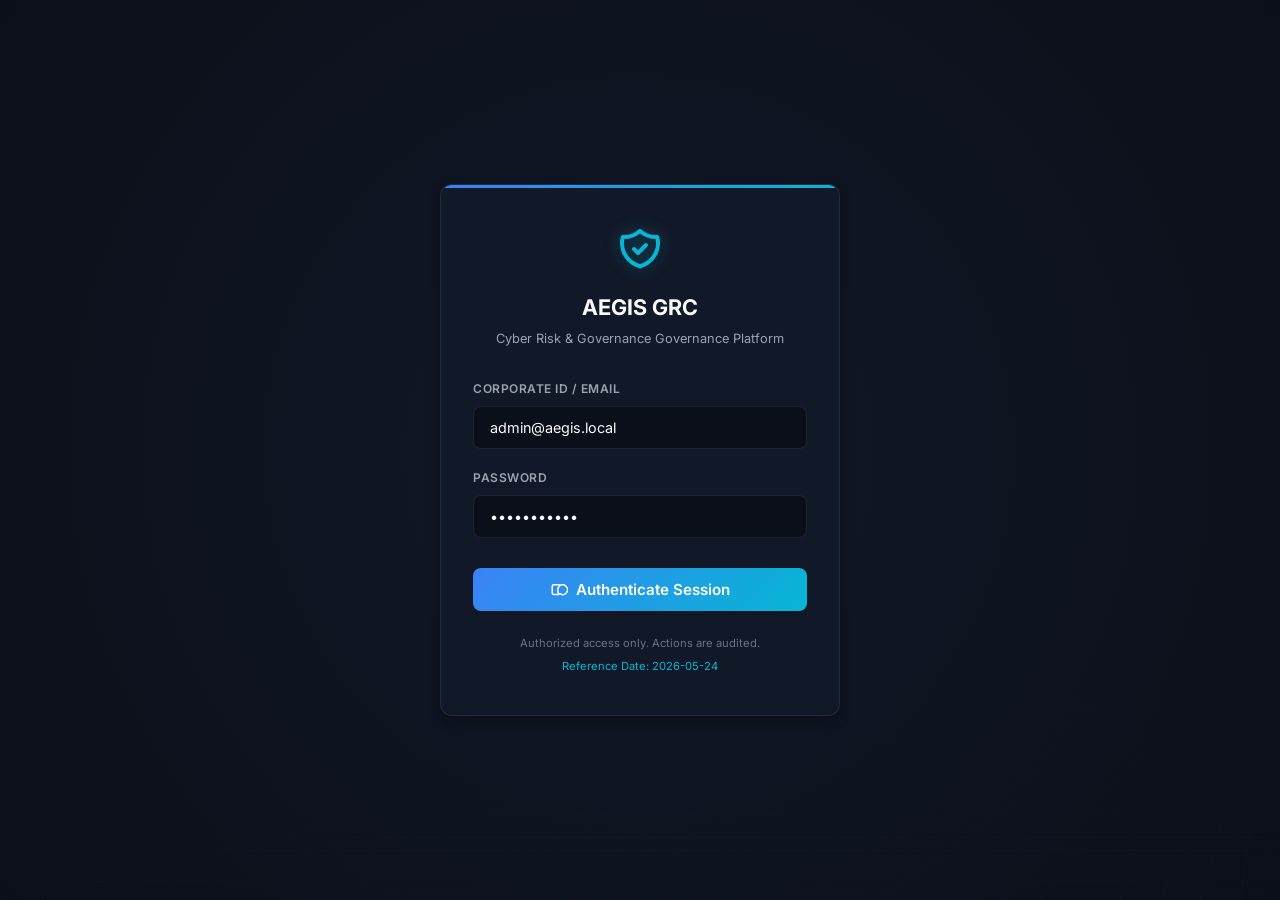
<file: cyber-risk-dashboard/index.html>
<!DOCTYPE html>
<html lang="en">
<head>
  <meta charset="UTF-8">
  <meta name="viewport" content="width=device-width, initial-scale=1.0">
  <title>Aegis GRC Portal | Authenticate</title>
  <link rel="stylesheet" href="css/style.css">
  <style>
    /* Custom cyber particles background for Login */
    .cyber-bg {
      position: absolute;
      top: 0;
      left: 0;
      width: 100%;
      height: 100%;
      z-index: 1;
      overflow: hidden;
      opacity: 0.3;
    }
    .grid-lines {
      width: 200%;
      height: 200%;
      background-image: 
        linear-gradient(rgba(6, 182, 212, 0.05) 1px, transparent 1px),
        linear-gradient(90deg, rgba(6, 182, 212, 0.05) 1px, transparent 1px);
      background-size: 40px 40px;
      transform: perspective(500px) rotateX(60deg) translateY(-30%);
      animation: grid-scroll 20s linear infinite;
    }
    @keyframes grid-scroll {
      from { background-position: 0 0; }
      to { background-position: 0 800px; }
    }
  </style>
</head>
<body class="login-body">
  <div class="cyber-bg">
    <div class="grid-lines"></div>
  </div>

  <div class="login-card" style="z-index: 2;">
    <div class="login-header">
      <svg class="login-logo" fill="none" stroke="currentColor" viewBox="0 0 24 24" xmlns="http://www.w3.org/2000/svg">
        <path stroke-linecap="round" stroke-linejoin="round" stroke-width="2" d="M9 12l2 2 4-4m5.618-4.016A11.955 11.955 0 0112 2.944a11.955 11.955 0 01-8.618 3.04A12.02 12.02 0 003 9c0 5.591 3.824 10.29 9 11.622 5.176-1.332 9-6.03 9-11.622 0-1.042-.133-2.052-.382-3.016z"></path>
      </svg>
      <h1 class="login-title">AEGIS GRC</h1>
      <p class="login-subtitle">Cyber Risk &amp; Governance Governance Platform</p>
    </div>

    <form id="login-form" onsubmit="handleLogin(event)">
      <div class="form-group">
        <label for="username">Corporate ID / Email</label>
        <input type="text" id="username" class="form-input" placeholder="e.g. admin@aegis.local" required value="admin@aegis.local">
      </div>
      <div class="form-group">
        <label for="password">Password</label>
        <input type="password" id="password" class="form-input" placeholder="••••••••" required value="password123">
      </div>
      <button type="submit" class="btn-primary login-btn">
        <svg fill="none" stroke="currentColor" viewBox="0 0 24 24" stroke-width="2" style="width:18px;height:18px;" xmlns="http://www.w3.org/2000/svg">
          <path stroke-linecap="round" stroke-linejoin="round" d="M12.228 17.51a8.005 8.005 0 01-.707-1.123 7.997 7.997 0 01-.897-1.847c-.201-.595-.316-1.226-.339-1.874a7.994 7.994 0 01.378-2.651 8.005 8.005 0 011.025-2.083 7.998 7.998 0 011.614-1.792c.628-.485 1.348-.847 2.133-1.058a7.993 7.993 0 012.784.053c.773.197 1.488.544 2.115 1.018a7.998 7.998 0 011.696 1.715 8.005 8.005 0 011.134 2.026 7.998 7.998 0 01.077 2.783 7.993 7.993 0 01-.837 2.226a8.005 8.005 0 01-1.637 1.996c-.66.54-1.42.936-2.247 1.157a7.993 7.993 0 01-2.905-.028 7.998 7.998 0 01-2.23-1.047z"></path>
          <path stroke-linecap="round" stroke-linejoin="round" d="M12.228 17.51A7.977 7.977 0 0112 18H5a2 2 0 01-2-2V7a2 2 0 012-2h7c.076 0 .15.006.223.018"></path>
        </svg>
        Authenticate Session
      </button>
    </form>

    <div class="login-footer">
      <p>Authorized access only. Actions are audited.</p>
      <p style="margin-top: 6px; color: var(--color-accent);">Reference Date: 2026-05-24</p>
    </div>
  </div>

  <script>
    function handleLogin(e) {
      e.preventDefault();
      const btn = document.querySelector('.login-btn');
      btn.innerHTML = 'Authenticating Secure Node...';
      btn.disabled = true;
      setTimeout(() => {
        window.location.href = 'dashboard.html';
      }, 1000);
    }
  </script>
</body>
</html>
</file>
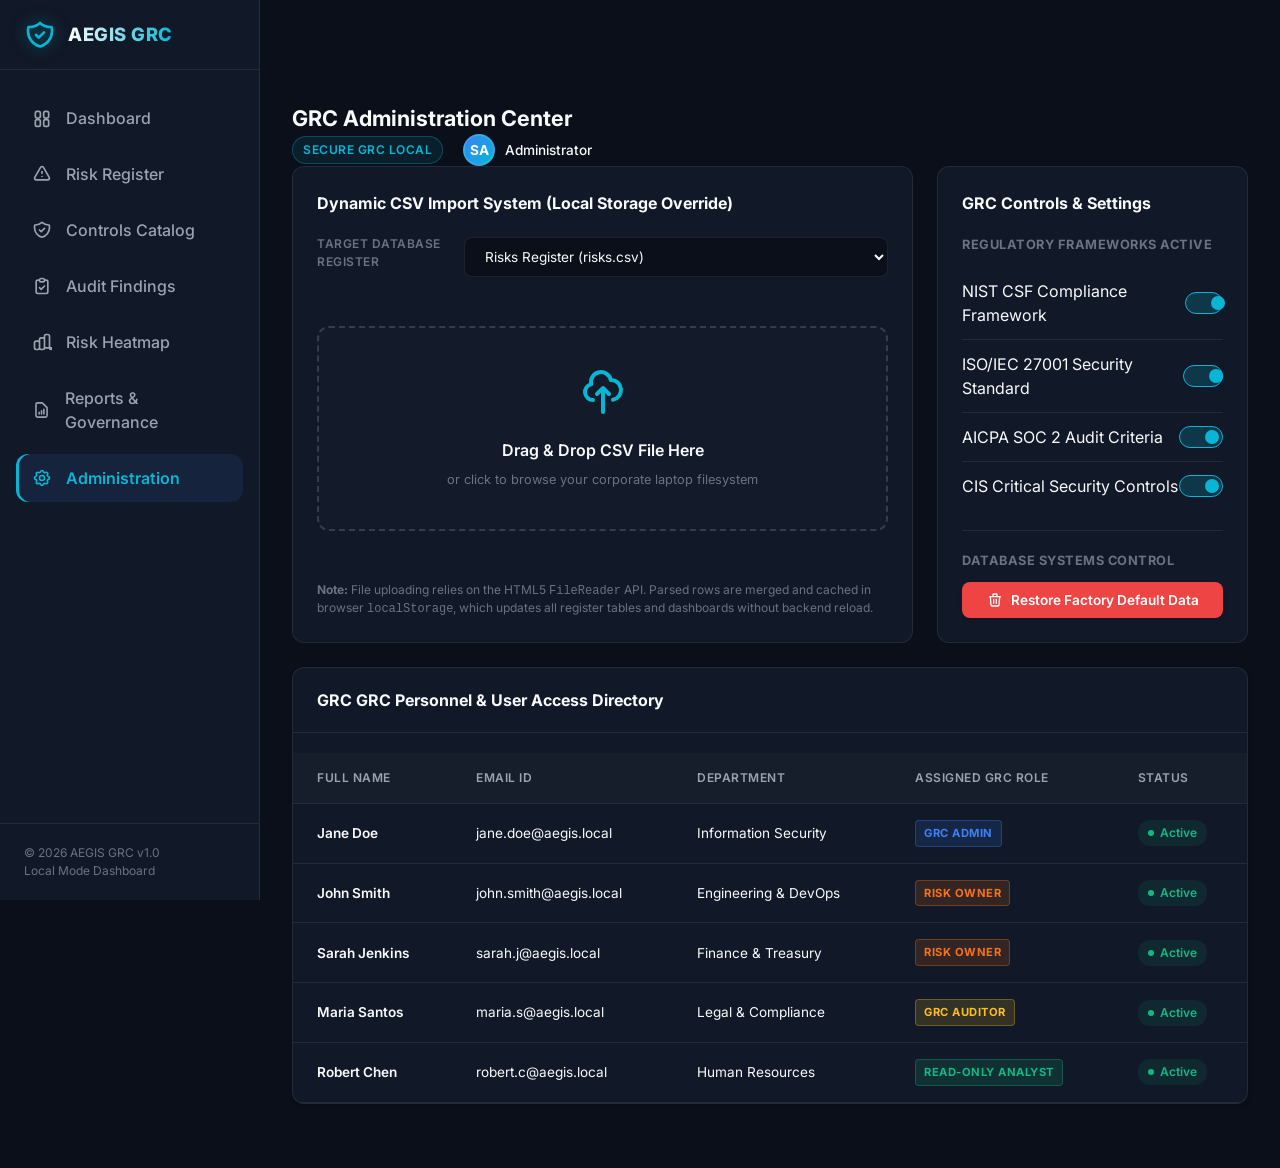
<file: cyber-risk-dashboard/admin.html>
<!DOCTYPE html>
<html lang="en">
<head>
  <meta charset="UTF-8">
  <meta name="viewport" content="width=device-width, initial-scale=1.0">
  <title>Aegis GRC | Administration</title>
  <link rel="stylesheet" href="css/style.css">
  <style>
    /* Framework active toggles */
    .toggle-list {
      list-style: none;
    }
    .toggle-item {
      display: flex;
      justify-content: space-between;
      align-items: center;
      padding: 12px 0;
      border-bottom: 1px solid var(--border-color);
    }
    .toggle-item:last-child {
      border-bottom: none;
    }
    
    /* Toggle switch design */
    .switch {
      position: relative;
      display: inline-block;
      width: 44px;
      height: 22px;
    }
    .switch input { 
      opacity: 0;
      width: 0;
      height: 0;
    }
    .slider {
      position: absolute;
      cursor: pointer;
      top: 0;
      left: 0;
      right: 0;
      bottom: 0;
      background-color: var(--bg-surface-elevated);
      transition: .3s;
      border-radius: 22px;
      border: 1px solid var(--border-color);
    }
    .slider:before {
      position: absolute;
      content: "";
      height: 14px;
      width: 14px;
      left: 3px;
      bottom: 3px;
      background-color: var(--text-secondary);
      transition: .3s;
      border-radius: 50%;
    }
    input:checked + .slider {
      background-color: rgba(6, 182, 212, 0.2);
      border-color: var(--color-accent);
    }
    input:checked + .slider:before {
      transform: translateX(22px);
      background-color: var(--color-accent);
    }

    /* Info Alerts */
    .alert-banner {
      background-color: rgba(16, 185, 129, 0.1);
      border: 1px solid rgba(16, 185, 129, 0.3);
      color: var(--color-low);
      padding: 12px 20px;
      border-radius: 8px;
      font-size: 0.85rem;
      margin-bottom: 24px;
      display: none;
    }
  </style>
</head>
<body>
  <!-- Loading Animation -->
  <div id="loading-overlay">
    <div class="spinner"></div>
    <p style="margin-top: 16px; font-weight: 500; font-size: 0.85rem; color: var(--text-secondary); letter-spacing: 0.5px;">SECURING GRC ENCLAVE...</p>
  </div>

  <div class="app-container">
    <!-- Sidebar navigation slot -->
    <div id="sidebar-container"></div>

    <main class="main-content">
      <!-- Header slot -->
      <div id="header-container"></div>

      <!-- Success Alert Banner -->
      <div class="alert-banner" id="success-alert">
        <strong>Database Sync Success:</strong> Parsed file and synced GRC records locally.
      </div>

      <!-- Main layouts settings grids -->
      <section class="charts-grid">
        <!-- CSV Uploader Panel -->
        <div class="chart-card">
          <div class="chart-header">
            <h2 class="chart-title">Dynamic CSV Import System (Local Storage Override)</h2>
          </div>
          <div style="flex-grow: 1; display:flex; flex-direction:column; justify-content:space-between;">
            <div class="filter-group" style="margin-bottom: 20px; width:100%;">
              <label for="import-csv-target" style="display:block; margin-bottom:8px;">Target Database Register</label>
              <select id="import-csv-target" class="select-input" style="width:100%;">
                <option value="risks">Risks Register (risks.csv)</option>
                <option value="controls">Controls Catalog (controls.csv)</option>
                <option value="findings">Audit Findings (findings.csv)</option>
                <option value="departments">Departments Directory (departments.csv)</option>
              </select>
            </div>

            <!-- Drag and Drop Dropzone -->
            <div class="dropzone" id="csv-dropzone" onclick="triggerFileSelect()">
              <svg class="dropzone-icon" fill="none" stroke="currentColor" viewBox="0 0 24 24" xmlns="http://www.w3.org/2000/svg">
                <path stroke-linecap="round" stroke-linejoin="round" stroke-width="2" d="M7 16a4 4 0 01-.88-7.903A5 5 0 1115.9 6L16 6a5 5 0 011 9.9M15 13l-3-3m0 0l-3 3m3-3v12"></path>
              </svg>
              <h3 class="dropzone-title">Drag &amp; Drop CSV File Here</h3>
              <p class="dropzone-text">or click to browse your corporate laptop filesystem</p>
              <input type="file" id="csv-file-selector" style="display:none;" accept=".csv" onchange="handleFileSelected(event)">
            </div>
            
            <p style="font-size:0.75rem; color:var(--text-muted); line-height:1.4;">
              <strong>Note:</strong> File uploading relies on the HTML5 <code>FileReader</code> API. Parsed rows are merged and cached in browser <code>localStorage</code>, which updates all register tables and dashboards without backend reload.
            </p>
          </div>
        </div>

        <!-- Framework Activations / Database Management -->
        <div class="chart-card">
          <div class="chart-header">
            <h2 class="chart-title">GRC Controls &amp; Settings</h2>
          </div>
          <div style="flex-grow:1; display:flex; flex-direction:column; justify-content:space-between;">
            <div>
              <h3 style="font-size:0.8rem; font-weight:700; text-transform:uppercase; color:var(--text-muted); letter-spacing:0.5px; margin-bottom:12px;">Regulatory Frameworks Active</h3>
              <ul class="toggle-list">
                <li class="toggle-item">
                  <span>NIST CSF Compliance Framework</span>
                  <label class="switch">
                    <input type="checkbox" checked>
                    <span class="slider"></span>
                  </label>
                </li>
                <li class="toggle-item">
                  <span>ISO/IEC 27001 Security Standard</span>
                  <label class="switch">
                    <input type="checkbox" checked>
                    <span class="slider"></span>
                  </label>
                </li>
                <li class="toggle-item">
                  <span>AICPA SOC 2 Audit Criteria</span>
                  <label class="switch">
                    <input type="checkbox" checked>
                    <span class="slider"></span>
                  </label>
                </li>
                <li class="toggle-item">
                  <span>CIS Critical Security Controls</span>
                  <label class="switch">
                    <input type="checkbox" checked>
                    <span class="slider"></span>
                  </label>
                </li>
              </ul>
            </div>

            <div style="border-top: 1px solid var(--border-color); padding-top:20px; margin-top:20px;">
              <h3 style="font-size:0.8rem; font-weight:700; text-transform:uppercase; color:var(--text-muted); letter-spacing:0.5px; margin-bottom:12px;">Database Systems Control</h3>
              <button class="btn-primary" onclick="resetDatabase()" style="background:var(--color-critical); width:100%; justify-content:center;">
                <svg fill="none" stroke="currentColor" stroke-width="2" viewBox="0 0 24 24" style="width:16px;height:16px;" xmlns="http://www.w3.org/2000/svg">
                  <path stroke-linecap="round" stroke-linejoin="round" d="M19 7l-.867 12.142A2 2 0 0116.138 21H7.862a2 2 0 01-1.995-1.858L5 7m5 4v6m4-6v6m1-10V4a1 1 0 00-1-1h-4a1 1 0 00-1 1v3M4 7h16"></path>
                </svg>
                Restore Factory Default Data
              </button>
            </div>
          </div>
        </div>

        <!-- User Directories table -->
        <div class="register-card full-width">
          <div class="chart-header" style="padding:20px 24px; border-bottom:1px solid var(--border-color);">
            <h2 class="chart-title">GRC GRC Personnel &amp; User Access Directory</h2>
          </div>
          <div class="grc-table-container">
            <table class="grc-table">
              <thead>
                <tr>
                  <th>Full Name</th>
                  <th>Email ID</th>
                  <th>Department</th>
                  <th>Assigned GRC Role</th>
                  <th>Status</th>
                </tr>
              </thead>
              <tbody>
                <tr>
                  <td style="font-weight:600;">Jane Doe</td>
                  <td>jane.doe@aegis.local</td>
                  <td>Information Security</td>
                  <td><span class="badge" style="background-color:rgba(59, 130, 246, 0.15); color:var(--color-primary); border: 1px solid rgba(59, 130, 246, 0.3);">GRC Admin</span></td>
                  <td><span class="pill pill-mitigated">Active</span></td>
                </tr>
                <tr>
                  <td style="font-weight:600;">John Smith</td>
                  <td>john.smith@aegis.local</td>
                  <td>Engineering &amp; DevOps</td>
                  <td><span class="badge badge-high">Risk Owner</span></td>
                  <td><span class="pill pill-mitigated">Active</span></td>
                </tr>
                <tr>
                  <td style="font-weight:600;">Sarah Jenkins</td>
                  <td>sarah.j@aegis.local</td>
                  <td>Finance &amp; Treasury</td>
                  <td><span class="badge badge-high">Risk Owner</span></td>
                  <td><span class="pill pill-mitigated">Active</span></td>
                </tr>
                <tr>
                  <td style="font-weight:600;">Maria Santos</td>
                  <td>maria.s@aegis.local</td>
                  <td>Legal &amp; Compliance</td>
                  <td><span class="badge badge-medium">GRC Auditor</span></td>
                  <td><span class="pill pill-mitigated">Active</span></td>
                </tr>
                <tr>
                  <td style="font-weight:600;">Robert Chen</td>
                  <td>robert.c@aegis.local</td>
                  <td>Human Resources</td>
                  <td><span class="badge badge-low">Read-Only Analyst</span></td>
                  <td><span class="pill pill-mitigated">Active</span></td>
                </tr>
              </tbody>
            </table>
          </div>
        </div>
      </section>
    </main>
  </div>

  <script src="js/app.js"></script>
  <script>
    document.addEventListener('DOMContentLoaded', async () => {
      // Inject global layout
      injectGlobalLayout('GRC Administration Center');

      // Initialize database state
      await initDatabase();

      // Drag and Drop listeners
      setupDropzone();
    });

    function triggerFileSelect() {
      document.getElementById('csv-file-selector').click();
    }

    function handleFileSelected(e) {
      const files = e.target.files;
      if (files.length > 0) {
        processCSVFile(files[0]);
      }
    }

    function setupDropzone() {
      const dropzone = document.getElementById('csv-dropzone');

      // Dragover visual indicator
      dropzone.addEventListener('dragover', (e) => {
        e.preventDefault();
        dropzone.classList.add('dragover');
      });

      dropzone.addEventListener('dragleave', () => {
        dropzone.classList.remove('dragover');
      });

      // Handle drop
      dropzone.addEventListener('drop', (e) => {
        e.preventDefault();
        dropzone.classList.remove('dragover');
        
        const files = e.dataTransfer.files;
        if (files.length > 0) {
          processCSVFile(files[0]);
        }
      });
    }

    /**
     * Reads and parses GRC CSV uploads locally using FileReader
     */
    function processCSVFile(file) {
      if (!file.name.endsWith('.csv')) {
        alert("Invalid file format. Please upload standard CSV files.");
        return;
      }

      const targetRegister = document.getElementById('import-csv-target').value;
      const reader = new FileReader();

      reader.onload = (e) => {
        const text = e.target.result;
        try {
          const parsedData = parseCSV(text);
          if (parsedData.length === 0) {
            alert("No records parsed. Please verify CSV header and row structures.");
            return;
          }

          // Save back into local storage GRC state
          saveGRCData(targetRegister, parsedData);

          // Render Success Alert
          const banner = document.getElementById('success-alert');
          banner.innerHTML = `<strong>Database Import Success!</strong> Imported <strong>${parsedData.length}</strong> rows into the <strong>${targetRegister.toUpperCase()}</strong> registry caches. Changes are live.`;
          banner.style.display = 'block';
          
          // Scroll to top to see success banner
          window.scrollTo({ top: 0, behavior: 'smooth' });

          // Auto-hide alert after 5s
          setTimeout(() => {
            banner.style.display = 'none';
          }, 5000);
        } catch (err) {
          alert("Error parsing CSV data. Please check quote escapes and columns.");
          console.error(err);
        }
      };

      reader.readAsText(file);
    }
  </script>
</body>
</html>
</file>
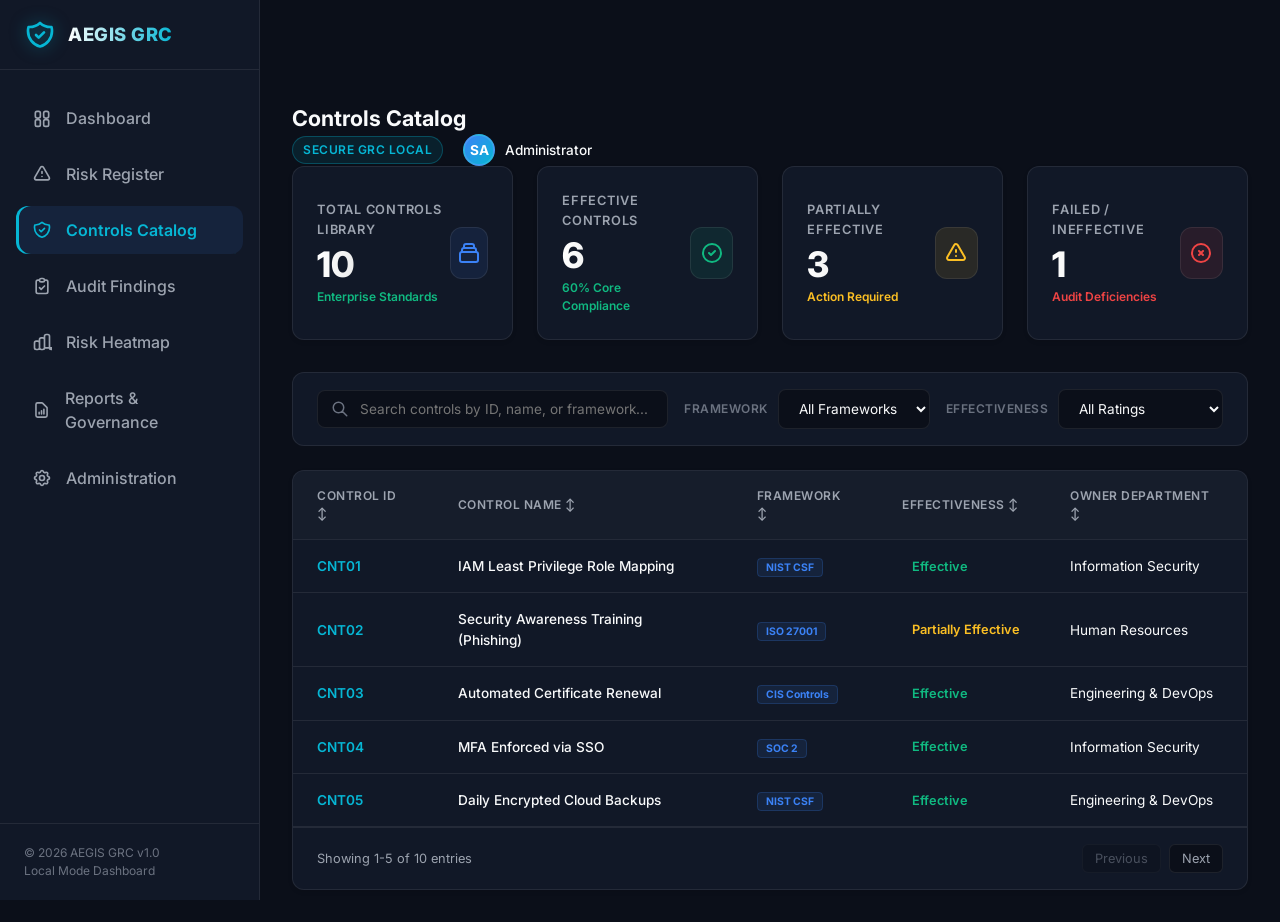
<file: cyber-risk-dashboard/controls.html>
<!DOCTYPE html>
<html lang="en">
<head>
  <meta charset="UTF-8">
  <meta name="viewport" content="width=device-width, initial-scale=1.0">
  <title>Aegis GRC | Controls Catalog</title>
  <link rel="stylesheet" href="css/style.css">
  <style>
    /* Effectiveness progress meter */
    .meter-container {
      display: flex;
      align-items: center;
      gap: 10px;
    }
    .meter-label {
      width: 110px;
      font-weight: 600;
      font-size: 0.8rem;
    }
    .meter-bar {
      flex-grow: 1;
      height: 8px;
      background-color: var(--bg-surface-elevated);
      border-radius: 4px;
      overflow: hidden;
      max-width: 150px;
    }
    .meter-fill {
      height: 100%;
      border-radius: 4px;
    }
  </style>
</head>
<body>
  <!-- Loading Animation -->
  <div id="loading-overlay">
    <div class="spinner"></div>
    <p style="margin-top: 16px; font-weight: 500; font-size: 0.85rem; color: var(--text-secondary); letter-spacing: 0.5px;">SECURING GRC ENCLAVE...</p>
  </div>

  <div class="app-container">
    <!-- Sidebar navigation slot -->
    <div id="sidebar-container"></div>

    <main class="main-content">
      <!-- Header slot -->
      <div id="header-container"></div>

      <!-- Controls Summary Cards -->
      <section class="kpi-grid">
        <div class="kpi-card" data-type="total">
          <div class="kpi-details">
            <h3>Total Controls Library</h3>
            <div class="kpi-value" id="stats-total">-</div>
            <div class="kpi-change down">
              <span>Enterprise Standards</span>
            </div>
          </div>
          <div class="kpi-icon-wrapper">
            <svg fill="none" stroke="currentColor" viewBox="0 0 24 24" xmlns="http://www.w3.org/2000/svg"><path stroke-linecap="round" stroke-linejoin="round" stroke-width="2" d="M19 11H5m14 0a2 2 0 012 2v6a2 2 0 01-2 2H5a2 2 0 01-2-2v-6a2 2 0 012-2m14 0V9a2 2 0 00-2-2M5 11V9a2 2 0 012-2m0 0V5a2 2 0 012-2h6a2 2 0 012 2v2M7 7h10"></path></svg>
          </div>
        </div>

        <div class="kpi-card" data-type="compliance">
          <div class="kpi-details">
            <h3>Effective Controls</h3>
            <div class="kpi-value" id="stats-effective">-</div>
            <div class="kpi-change down" id="stats-effective-pct">
              <span>-% Pass Rating</span>
            </div>
          </div>
          <div class="kpi-icon-wrapper">
            <svg fill="none" stroke="currentColor" viewBox="0 0 24 24" xmlns="http://www.w3.org/2000/svg"><path stroke-linecap="round" stroke-linejoin="round" stroke-width="2" d="M9 12l2 2 4-4m6 2a9 9 0 11-18 0 9 9 0 0118 0z"></path></svg>
          </div>
        </div>

        <div class="kpi-card" data-type="findings">
          <div class="kpi-details">
            <h3>Partially Effective</h3>
            <div class="kpi-value" id="stats-partial">-</div>
            <div class="kpi-change" style="color: var(--color-medium)">
              <span>Action Required</span>
            </div>
          </div>
          <div class="kpi-icon-wrapper">
            <svg fill="none" stroke="currentColor" viewBox="0 0 24 24" xmlns="http://www.w3.org/2000/svg"><path stroke-linecap="round" stroke-linejoin="round" stroke-width="2" d="M12 9v2m0 4h.01m-6.938 4h13.856c1.54 0 2.502-1.667 1.732-3L13.732 4c-.77-1.333-2.694-1.333-3.464 0L3.34 16c-.77 1.333.192 3 1.732 3z"></path></svg>
          </div>
        </div>

        <div class="kpi-card" data-type="high">
          <div class="kpi-details">
            <h3>Failed / Ineffective</h3>
            <div class="kpi-value" id="stats-ineffective">-</div>
            <div class="kpi-change" style="color: var(--color-critical)">
              <span>Audit Deficiencies</span>
            </div>
          </div>
          <div class="kpi-icon-wrapper">
            <svg fill="none" stroke="currentColor" viewBox="0 0 24 24" xmlns="http://www.w3.org/2000/svg"><path stroke-linecap="round" stroke-linejoin="round" stroke-width="2" d="M10 14l2-2m0 0l2-2m-2 2l-2-2m2 2l2 2m7-2a9 9 0 11-18 0 9 9 0 0118 0z"></path></svg>
          </div>
        </div>
      </section>

      <!-- Filters Panel -->
      <section class="filter-bar">
        <div class="search-input-wrapper">
          <svg fill="none" stroke="currentColor" viewBox="0 0 24 24" xmlns="http://www.w3.org/2000/svg">
            <path stroke-linecap="round" stroke-linejoin="round" stroke-width="2" d="M21 21l-6-6m2-5a7 7 0 11-14 0 7 7 0 0114 0z"></path>
          </svg>
          <input type="text" id="control-search" class="search-input" placeholder="Search controls by ID, name, or framework...">
        </div>

        <div class="filter-group">
          <label for="filter-framework">Framework</label>
          <select id="filter-framework" class="select-input">
            <option value="All">All Frameworks</option>
            <option value="NIST CSF">NIST CSF</option>
            <option value="ISO 27001">ISO 27001</option>
            <option value="SOC 2">SOC 2</option>
            <option value="CIS Controls">CIS Controls</option>
          </select>
        </div>

        <div class="filter-group">
          <label for="filter-effectiveness">Effectiveness</label>
          <select id="filter-effectiveness" class="select-input">
            <option value="All">All Ratings</option>
            <option value="Effective">Effective</option>
            <option value="Partially Effective">Partially Effective</option>
            <option value="Ineffective">Ineffective</option>
          </select>
        </div>
      </section>

      <!-- Controls Table Register -->
      <section class="register-card">
        <div class="grc-table-container">
          <table class="grc-table">
            <thead>
              <tr>
                <th style="cursor: pointer;" onclick="toggleSort('ControlID')">Control ID <span id="sort-ControlID">↕</span></th>
                <th style="cursor: pointer;" onclick="toggleSort('ControlName')">Control Name <span id="sort-ControlName">↕</span></th>
                <th style="cursor: pointer;" onclick="toggleSort('Framework')">Framework <span id="sort-Framework">↕</span></th>
                <th style="cursor: pointer;" onclick="toggleSort('Effectiveness')">Effectiveness <span id="sort-Effectiveness">↕</span></th>
                <th style="cursor: pointer;" onclick="toggleSort('OwnerDepartment')">Owner Department <span id="sort-OwnerDepartment">↕</span></th>
              </tr>
            </thead>
            <tbody id="controls-table-body">
              <!-- JS Injected rows -->
            </tbody>
          </table>
        </div>

        <!-- Table Pagination -->
        <div class="pagination">
          <div id="pagination-info">Showing 0-0 of 0 entries</div>
          <div class="pagination-controls">
            <button class="pagination-btn" id="prev-page-btn" disabled>Previous</button>
            <button class="pagination-btn" id="next-page-btn" disabled>Next</button>
          </div>
        </div>
      </section>
    </main>
  </div>

  <script src="js/app.js"></script>
  <script src="js/controls.js"></script>
</body>
</html>
</file>
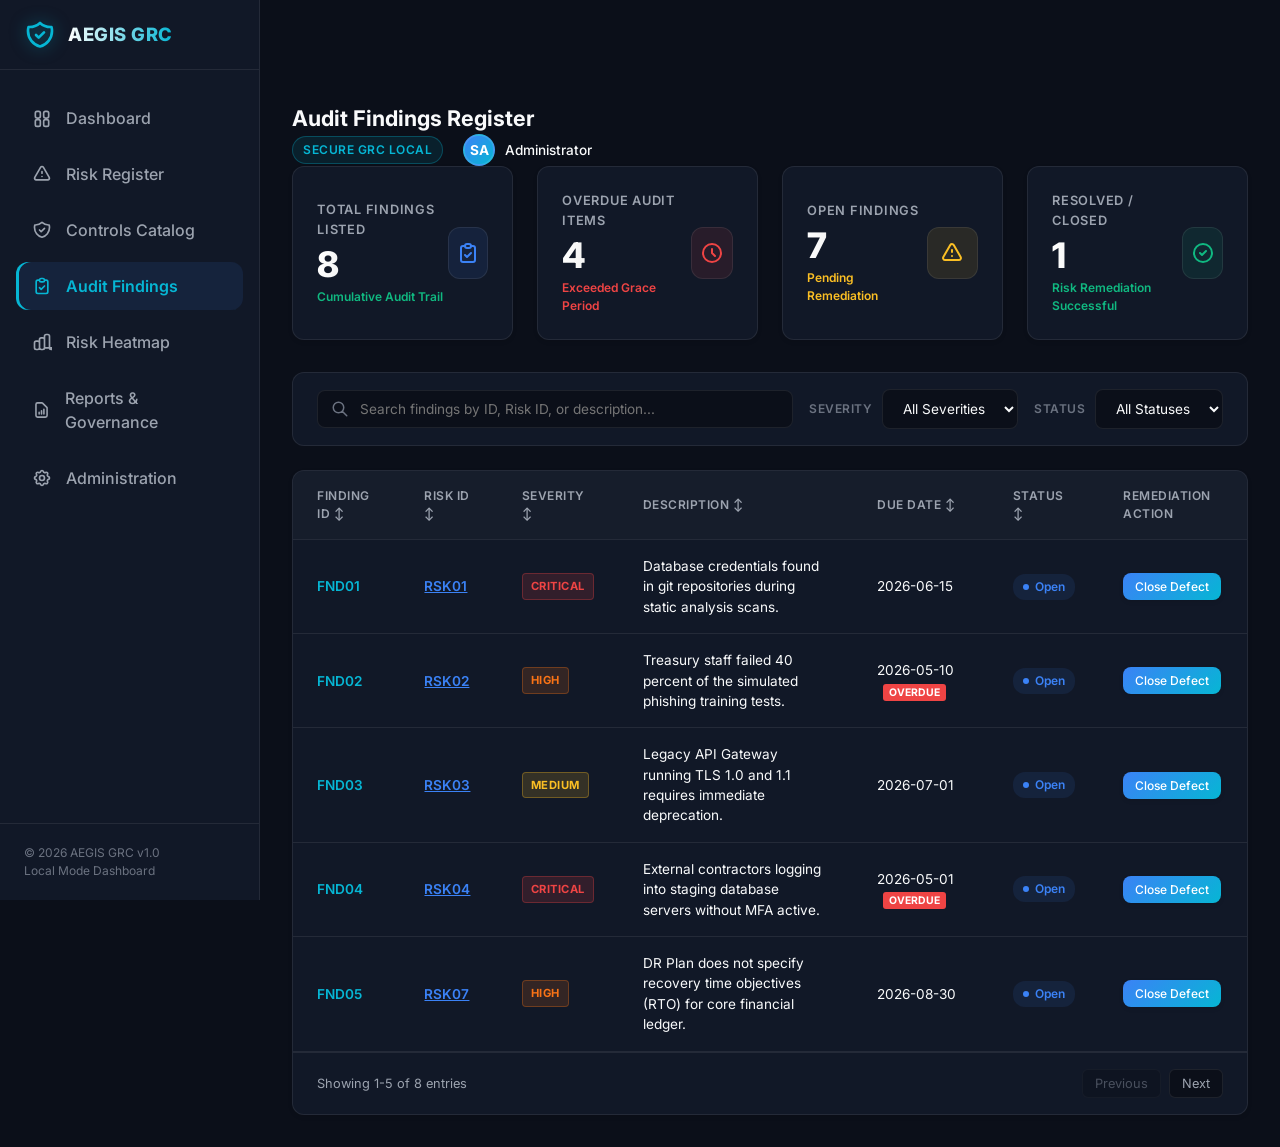
<file: cyber-risk-dashboard/findings.html>
<!DOCTYPE html>
<html lang="en">
<head>
  <meta charset="UTF-8">
  <meta name="viewport" content="width=device-width, initial-scale=1.0">
  <title>Aegis GRC | Audit Findings</title>
  <link rel="stylesheet" href="css/style.css">
</head>
<body>
  <!-- Loading Animation -->
  <div id="loading-overlay">
    <div class="spinner"></div>
    <p style="margin-top: 16px; font-weight: 500; font-size: 0.85rem; color: var(--text-secondary); letter-spacing: 0.5px;">SECURING GRC ENCLAVE...</p>
  </div>

  <div class="app-container">
    <!-- Sidebar navigation slot -->
    <div id="sidebar-container"></div>

    <main class="main-content">
      <!-- Header slot -->
      <div id="header-container"></div>

      <!-- Findings summary cards -->
      <section class="kpi-grid">
        <div class="kpi-card" data-type="total">
          <div class="kpi-details">
            <h3>Total Findings Listed</h3>
            <div class="kpi-value" id="stats-total-findings">-</div>
            <div class="kpi-change down">
              <span>Cumulative Audit Trail</span>
            </div>
          </div>
          <div class="kpi-icon-wrapper">
            <svg fill="none" stroke="currentColor" viewBox="0 0 24 24" xmlns="http://www.w3.org/2000/svg"><path stroke-linecap="round" stroke-linejoin="round" stroke-width="2" d="M9 5H7a2 2 0 00-2 2v12a2 2 0 002 2h10a2 2 0 002-2V7a2 2 0 00-2-2h-2M9 5a2 2 0 002 2h2a2 2 0 002-2M9 5a2 2 0 012-2h2a2 2 0 012 2m-6 9l2 2 4-4"></path></svg>
          </div>
        </div>

        <div class="kpi-card" data-type="high" id="kpi-overdue-wrapper">
          <div class="kpi-details">
            <h3>Overdue Audit Items</h3>
            <div class="kpi-value" id="stats-overdue-findings">-</div>
            <div class="kpi-change" style="color: var(--color-critical)">
              <span>Exceeded Grace Period</span>
            </div>
          </div>
          <div class="kpi-icon-wrapper">
            <svg fill="none" stroke="currentColor" viewBox="0 0 24 24" xmlns="http://www.w3.org/2000/svg"><path stroke-linecap="round" stroke-linejoin="round" stroke-width="2" d="M12 8v4l3 3m6-3a9 9 0 11-18 0 9 9 0 0118 0z"></path></svg>
          </div>
        </div>

        <div class="kpi-card" data-type="findings">
          <div class="kpi-details">
            <h3>Open Findings</h3>
            <div class="kpi-value" id="stats-open-findings">-</div>
            <div class="kpi-change" style="color: var(--color-medium)">
              <span>Pending Remediation</span>
            </div>
          </div>
          <div class="kpi-icon-wrapper">
            <svg fill="none" stroke="currentColor" viewBox="0 0 24 24" xmlns="http://www.w3.org/2000/svg"><path stroke-linecap="round" stroke-linejoin="round" stroke-width="2" d="M12 9v2m0 4h.01m-6.938 4h13.856c1.54 0 2.502-1.667 1.732-3L13.732 4c-.77-1.333-2.694-1.333-3.464 0L3.34 16c-.77 1.333.192 3 1.732 3z"></path></svg>
          </div>
        </div>

        <div class="kpi-card" data-type="compliance">
          <div class="kpi-details">
            <h3>Resolved / Closed</h3>
            <div class="kpi-value" id="stats-closed-findings">-</div>
            <div class="kpi-change down">
              <span>Risk Remediation Successful</span>
            </div>
          </div>
          <div class="kpi-icon-wrapper">
            <svg fill="none" stroke="currentColor" viewBox="0 0 24 24" xmlns="http://www.w3.org/2000/svg"><path stroke-linecap="round" stroke-linejoin="round" stroke-width="2" d="M9 12l2 2 4-4m6 2a9 9 0 11-18 0 9 9 0 0118 0z"></path></svg>
          </div>
        </div>
      </section>

      <!-- Filters Panel -->
      <section class="filter-bar">
        <div class="search-input-wrapper">
          <svg fill="none" stroke="currentColor" viewBox="0 0 24 24" xmlns="http://www.w3.org/2000/svg">
            <path stroke-linecap="round" stroke-linejoin="round" stroke-width="2" d="M21 21l-6-6m2-5a7 7 0 11-14 0 7 7 0 0114 0z"></path>
          </svg>
          <input type="text" id="finding-search" class="search-input" placeholder="Search findings by ID, Risk ID, or description...">
        </div>

        <div class="filter-group">
          <label for="filter-severity">Severity</label>
          <select id="filter-severity" class="select-input">
            <option value="All">All Severities</option>
            <option value="Critical">Critical</option>
            <option value="High">High</option>
            <option value="Medium">Medium</option>
            <option value="Low">Low</option>
          </select>
        </div>

        <div class="filter-group">
          <label for="filter-status">Status</label>
          <select id="filter-status" class="select-input">
            <option value="All">All Statuses</option>
            <option value="Open">Open</option>
            <option value="Closed">Closed</option>
          </select>
        </div>
      </section>

      <!-- Findings Register Table -->
      <section class="register-card">
        <div class="grc-table-container">
          <table class="grc-table">
            <thead>
              <tr>
                <th style="cursor: pointer;" onclick="toggleSort('FindingID')">Finding ID <span id="sort-FindingID">↕</span></th>
                <th style="cursor: pointer;" onclick="toggleSort('RiskID')">Risk ID <span id="sort-RiskID">↕</span></th>
                <th style="cursor: pointer;" onclick="toggleSort('Severity')">Severity <span id="sort-Severity">↕</span></th>
                <th style="cursor: pointer;" onclick="toggleSort('Description')">Description <span id="sort-Description">↕</span></th>
                <th style="cursor: pointer;" onclick="toggleSort('DueDate')">Due Date <span id="sort-DueDate">↕</span></th>
                <th style="cursor: pointer;" onclick="toggleSort('Status')">Status <span id="sort-Status">↕</span></th>
                <th>Remediation Action</th>
              </tr>
            </thead>
            <tbody id="findings-table-body">
              <!-- JS Injected rows -->
            </tbody>
          </table>
        </div>

        <!-- Table Pagination -->
        <div class="pagination">
          <div id="pagination-info">Showing 0-0 of 0 entries</div>
          <div class="pagination-controls">
            <button class="pagination-btn" id="prev-page-btn" disabled>Previous</button>
            <button class="pagination-btn" id="next-page-btn" disabled>Next</button>
          </div>
        </div>
      </section>
    </main>
  </div>

  <script src="js/app.js"></script>
  <script src="js/findings.js"></script>
</body>
</html>
</file>
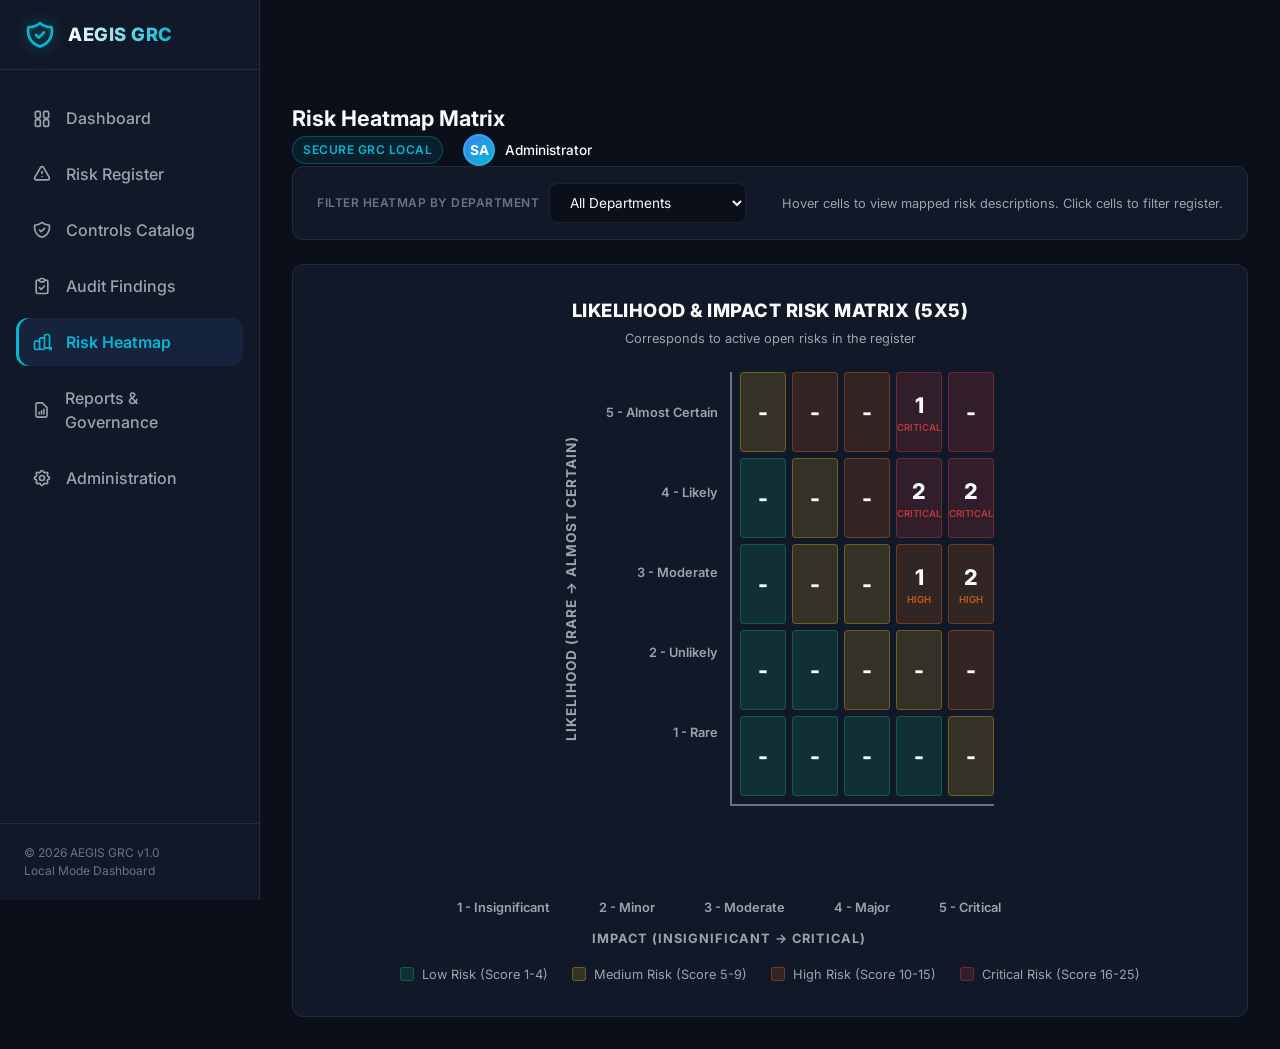
<file: cyber-risk-dashboard/heatmap.html>
<!DOCTYPE html>
<html lang="en">
<head>
  <meta charset="UTF-8">
  <meta name="viewport" content="width=device-width, initial-scale=1.0">
  <title>Aegis GRC | Risk Heatmap</title>
  <link rel="stylesheet" href="css/style.css">
  <style>
    /* Styling headers for axis */
    .heatmap-axis-y {
      display: flex;
      flex-direction: column;
      justify-content: space-around;
      align-items: flex-end;
      padding-right: 12px;
      font-size: 0.8rem;
      font-weight: 600;
      color: var(--text-secondary);
      height: 400px;
    }
    .heatmap-axis-x {
      display: flex;
      justify-content: space-around;
      font-size: 0.8rem;
      font-weight: 600;
      color: var(--text-secondary);
      margin-left: 108px;
      max-width: 592px;
      padding-top: 8px;
    }
    .axis-y-item {
      height: 80px;
      display: flex;
      align-items: center;
    }
  </style>
</head>
<body>
  <!-- Loading Animation -->
  <div id="loading-overlay">
    <div class="spinner"></div>
    <p style="margin-top: 16px; font-weight: 500; font-size: 0.85rem; color: var(--text-secondary); letter-spacing: 0.5px;">SECURING GRC ENCLAVE...</p>
  </div>

  <div class="app-container">
    <!-- Sidebar navigation slot -->
    <div id="sidebar-container"></div>

    <main class="main-content">
      <!-- Header slot -->
      <div id="header-container"></div>

      <!-- Department Filter Bar -->
      <section class="filter-bar">
        <div class="filter-group">
          <label for="heatmap-dept-filter">Filter Heatmap by Department</label>
          <select id="heatmap-dept-filter" class="select-input">
            <option value="All">All Departments</option>
          </select>
        </div>
        <div style="flex-grow: 1; text-align: right; font-size: 0.8rem; color: var(--text-secondary);">
          Hover cells to view mapped risk descriptions. Click cells to filter register.
        </div>
      </section>

      <!-- Heatmap Panel -->
      <section class="heatmap-container">
        <div style="text-align: center; margin-bottom: 24px;">
          <h2 style="font-size: 1.15rem; font-weight: 800; text-transform: uppercase; letter-spacing: 0.5px; color: var(--text-primary);">Likelihood &amp; Impact Risk Matrix (5x5)</h2>
          <p style="font-size: 0.8rem; color: var(--text-secondary); margin-top: 4px;">Corresponds to active open risks in the register</p>
        </div>

        <div style="display: flex; justify-content: center; align-items: center; min-height: 480px; position:relative;">
          <div class="heatmap-layout">
            <!-- Y-Axis Label -->
            <div class="heatmap-y-label">
              Likelihood (Rare &rarr; Almost Certain)
            </div>

            <!-- Matrix content and axes -->
            <div style="display: flex;">
              <!-- Y Axis Indicators -->
              <div class="heatmap-axis-y">
                <div class="axis-y-item">5 - Almost Certain</div>
                <div class="axis-y-item">4 - Likely</div>
                <div class="axis-y-item">3 - Moderate</div>
                <div class="axis-y-item">2 - Unlikely</div>
                <div class="axis-y-item">1 - Rare</div>
              </div>

              <!-- 5x5 Matrix cells -->
              <div class="heatmap-matrix" id="heatmap-cells-grid">
                <!-- Injected dynamically by JS -->
              </div>
            </div>
          </div>
        </div>

        <!-- X Axis Indicators -->
        <div class="heatmap-axis-x">
          <div>1 - Insignificant</div>
          <div>2 - Minor</div>
          <div>3 - Moderate</div>
          <div>4 - Major</div>
          <div>5 - Critical</div>
        </div>

        <div class="heatmap-axis-x" style="margin-top: 4px; font-weight:700; color: var(--text-secondary); text-transform:uppercase; letter-spacing:1px;">
          Impact (Insignificant &rarr; Critical)
        </div>

        <!-- Legend -->
        <div class="heatmap-legend">
          <div class="legend-item">
            <div class="legend-color cell-low"></div>
            <span>Low Risk (Score 1-4)</span>
          </div>
          <div class="legend-item">
            <div class="legend-color cell-medium"></div>
            <span>Medium Risk (Score 5-9)</span>
          </div>
          <div class="legend-item">
            <div class="legend-color cell-high"></div>
            <span>High Risk (Score 10-15)</span>
          </div>
          <div class="legend-item">
            <div class="legend-color cell-critical"></div>
            <span>Critical Risk (Score 16-25)</span>
          </div>
        </div>
      </section>
    </main>
  </div>

  <!-- Tooltip overlay -->
  <div id="heatmap-tooltip-panel" class="heatmap-tooltip">
    <div class="heatmap-tooltip-title" id="tooltip-cell-coord">Coordinate (0, 0)</div>
    <ul class="heatmap-tooltip-list" id="tooltip-risks-list">
      <!-- Injected list -->
    </ul>
  </div>

  <script src="js/app.js"></script>
  <script>
    let grcData = {};

    document.addEventListener('DOMContentLoaded', async () => {
      // Inject global layout
      injectGlobalLayout('Risk Heatmap Matrix');

      // Load database state
      grcData = await initDatabase();

      // Populate department filter select
      populateDepartmentSelect();

      // Setup filter action
      document.getElementById('heatmap-dept-filter').addEventListener('change', renderHeatmap);

      // Render Matrix
      renderHeatmap();
    });

    function populateDepartmentSelect() {
      const select = document.getElementById('heatmap-dept-filter');
      const depts = grcData.departments || [];
      depts.forEach(d => {
        const opt = document.createElement('option');
        opt.value = d.DepartmentID;
        opt.innerText = d.Name;
        select.appendChild(opt);
      });
    }

    /**
     * Renders the 5x5 Heatmap cells
     */
    function renderHeatmap() {
      const grid = document.getElementById('heatmap-cells-grid');
      const deptFilter = document.getElementById('heatmap-dept-filter').value;
      const risks = grcData.risks || [];

      // Filter risks that are open and match department filter
      const activeRisks = risks.filter(r => {
        const isOpen = r.Status === 'Open';
        const matchesDept = deptFilter === 'All' || r.Department === deptFilter;
        return isOpen && matchesDept;
      });

      // Clear grid
      grid.innerHTML = '';

      // Generate grid cells: Y-axis (Likelihood 5 to 1), X-axis (Impact 1 to 5)
      for (let likelihood = 5; likelihood >= 1; likelihood--) {
        for (let impact = 1; impact <= 5; impact++) {
          const score = likelihood * impact;
          
          // Determine risk level class
          let cellClass = 'cell-low';
          let levelText = 'Low';
          if (score >= 16) { cellClass = 'cell-critical'; levelText = 'Critical'; }
          else if (score >= 10) { cellClass = 'cell-high'; levelText = 'High'; }
          else if (score >= 5) { cellClass = 'cell-medium'; levelText = 'Medium'; }

          // Count matching risks
          const cellRisks = activeRisks.filter(r => 
            parseInt(r.Likelihood) === likelihood && parseInt(r.Impact) === impact
          );
          
          const count = cellRisks.length;

          // Create cell DOM element
          const cell = document.createElement('div');
          cell.className = `heatmap-cell ${cellClass}`;
          cell.setAttribute('data-likelihood', likelihood);
          cell.setAttribute('data-impact', impact);
          
          cell.innerHTML = `
            <span class="cell-count">${count > 0 ? count : '-'}</span>
            <span class="cell-label">${count > 0 ? levelText : ''}</span>
          `;

          // Event listeners for custom tooltip
          if (count > 0) {
            cell.addEventListener('mouseenter', (e) => showTooltip(e, likelihood, impact, cellRisks));
            cell.addEventListener('mousemove', moveTooltip);
            cell.addEventListener('mouseleave', hideTooltip);
            cell.addEventListener('click', () => {
              // Redirect to risks register filtering by severity/score coordinates
              window.location.href = `risks.html?search=&dept=${deptFilter}&status=Open`;
            });
          }

          grid.appendChild(cell);
        }
      }
    }

    /**
     * Show custom absolute tooltip
     */
    function showTooltip(e, likelihood, impact, cellRisks) {
      const tooltip = document.getElementById('heatmap-tooltip-panel');
      const coordTitle = document.getElementById('tooltip-cell-coord');
      const list = document.getElementById('tooltip-risks-list');

      coordTitle.innerText = `Likelihood ${likelihood} x Impact ${impact} (${cellRisks.length} Risks)`;
      
      list.innerHTML = cellRisks.map(r => `
        <li style="margin-bottom:6px;">
          <strong style="color:var(--color-accent);">${r.RiskID}:</strong> 
          ${r.Title} 
          <span style="color:var(--text-muted); font-size:0.7rem;">(Score: ${r.RiskScore})</span>
        </li>
      `).join('');

      tooltip.style.display = 'block';
      moveTooltip(e);
    }

    function moveTooltip(e) {
      const tooltip = document.getElementById('heatmap-tooltip-panel');
      // Position offset
      tooltip.style.left = `${e.pageX + 15}px`;
      tooltip.style.top = `${e.pageY + 15}px`;
    }

    function hideTooltip() {
      const tooltip = document.getElementById('heatmap-tooltip-panel');
      tooltip.style.display = 'none';
    }
  </script>
</body>
</html>
</file>
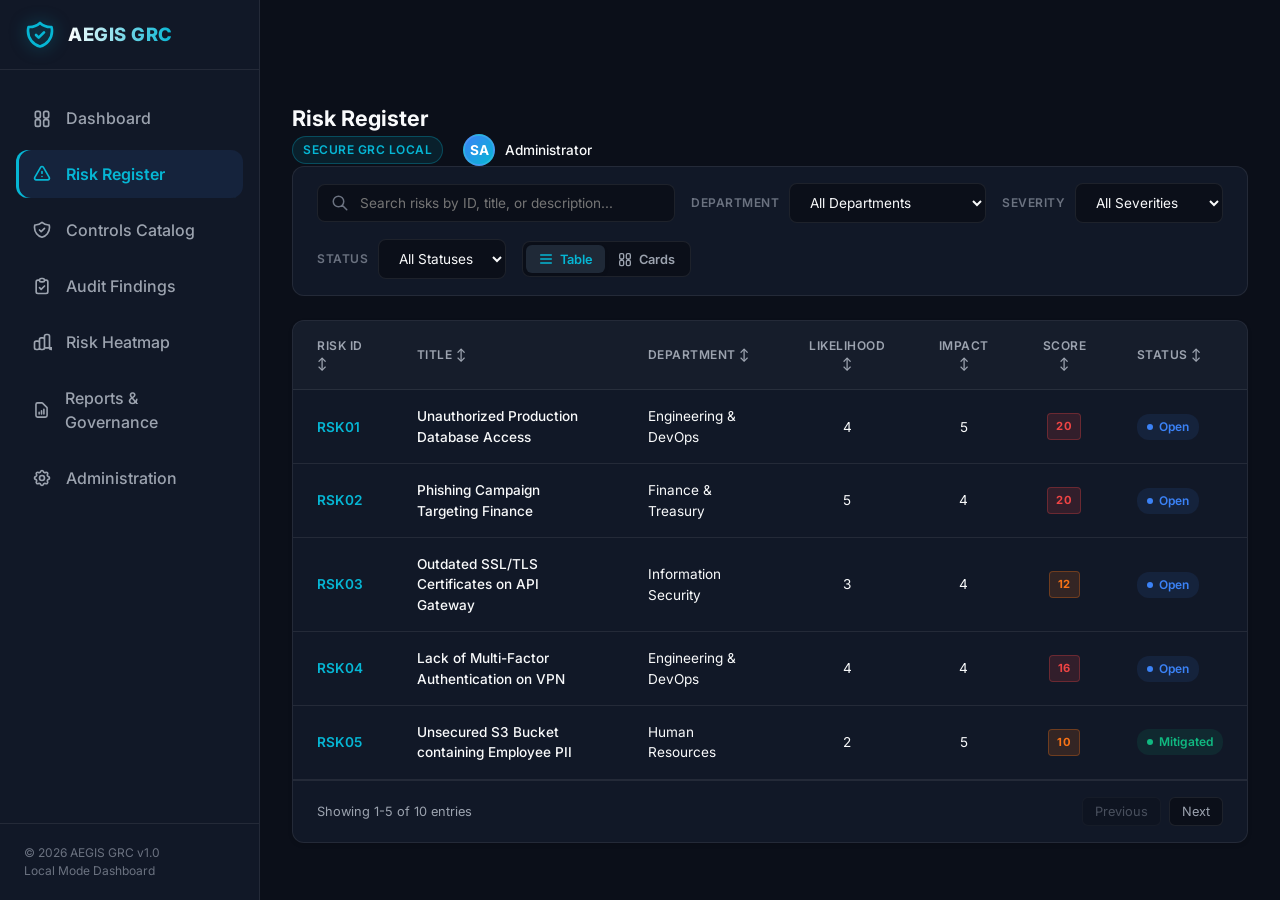
<file: cyber-risk-dashboard/risks.html>
<!DOCTYPE html>
<html lang="en">
<head>
  <meta charset="UTF-8">
  <meta name="viewport" content="width=device-width, initial-scale=1.0">
  <title>Aegis GRC | Risk Register</title>
  <link rel="stylesheet" href="css/style.css">
  <style>
    /* View Toggle styling */
    .view-toggle-group {
      display: flex;
      background-color: var(--bg-primary);
      border: 1px solid var(--border-color);
      border-radius: 8px;
      padding: 3px;
    }
    .view-toggle-btn {
      background: none;
      border: none;
      padding: 6px 12px;
      font-size: 0.8rem;
      font-weight: 600;
      border-radius: 6px;
      cursor: pointer;
      color: var(--text-secondary);
      transition: all var(--transition-speed);
      display: flex;
      align-items: center;
      gap: 6px;
    }
    .view-toggle-btn.active {
      background-color: var(--bg-surface-elevated);
      color: var(--color-accent);
      box-shadow: var(--shadow-sm);
    }
    .view-toggle-btn svg {
      width: 16px;
      height: 16px;
    }

    /* Risk Cards view */
    .risk-card-grid {
      display: grid;
      grid-template-columns: repeat(auto-fill, minmax(300px, 1fr));
      gap: 20px;
      margin-bottom: 24px;
    }
    .risk-card-item {
      background-color: var(--bg-surface);
      border: 1px solid var(--border-color);
      border-radius: var(--border-radius);
      padding: 20px;
      display: flex;
      flex-direction: column;
      justify-content: space-between;
      position: relative;
      cursor: pointer;
      transition: transform 0.2s, border-color 0.2s, box-shadow 0.2s;
    }
    .risk-card-item:hover {
      transform: translateY(-2px);
      border-color: rgba(6, 182, 212, 0.3);
      box-shadow: var(--shadow-glow);
    }
    .risk-card-header {
      display: flex;
      justify-content: space-between;
      align-items: flex-start;
      margin-bottom: 12px;
    }
    .risk-card-id {
      font-weight: 700;
      font-size: 0.75rem;
      color: var(--color-accent);
      letter-spacing: 0.5px;
    }
    .risk-card-title {
      font-size: 0.95rem;
      font-weight: 700;
      line-height: 1.3;
      margin-bottom: 10px;
    }
    .risk-card-desc {
      font-size: 0.8rem;
      color: var(--text-secondary);
      line-height: 1.4;
      display: -webkit-box;
      -webkit-line-clamp: 2;
      -webkit-box-orient: vertical;
      overflow: hidden;
      margin-bottom: 16px;
      flex-grow: 1;
    }
    .risk-card-meta {
      display: flex;
      justify-content: space-between;
      align-items: center;
      font-size: 0.75rem;
      color: var(--text-muted);
      border-top: 1px solid var(--border-color);
      padding-top: 12px;
    }

    /* Modal status select */
    .status-select-wrapper {
      margin-top: 16px;
      padding-top: 16px;
      border-top: 1px solid var(--border-color);
    }
  </style>
</head>
<body>
  <!-- Loading Animation -->
  <div id="loading-overlay">
    <div class="spinner"></div>
    <p style="margin-top: 16px; font-weight: 500; font-size: 0.85rem; color: var(--text-secondary); letter-spacing: 0.5px;">SECURING GRC ENCLAVE...</p>
  </div>

  <div class="app-container">
    <!-- Sidebar navigation slot -->
    <div id="sidebar-container"></div>

    <main class="main-content">
      <!-- Header slot -->
      <div id="header-container"></div>

      <!-- Filters panel -->
      <section class="filter-bar">
        <div class="search-input-wrapper">
          <svg fill="none" stroke="currentColor" viewBox="0 0 24 24" xmlns="http://www.w3.org/2000/svg">
            <path stroke-linecap="round" stroke-linejoin="round" stroke-width="2" d="M21 21l-6-6m2-5a7 7 0 11-14 0 7 7 0 0114 0z"></path>
          </svg>
          <input type="text" id="risk-search" class="search-input" placeholder="Search risks by ID, title, or description...">
        </div>

        <div class="filter-group">
          <label for="filter-dept">Department</label>
          <select id="filter-dept" class="select-input">
            <option value="All">All Departments</option>
          </select>
        </div>

        <div class="filter-group">
          <label for="filter-severity">Severity</label>
          <select id="filter-severity" class="select-input">
            <option value="All">All Severities</option>
            <option value="Critical">Critical (16-25)</option>
            <option value="High">High (10-15)</option>
            <option value="Medium">Medium (5-9)</option>
            <option value="Low">Low (1-4)</option>
          </select>
        </div>

        <div class="filter-group">
          <label for="filter-status">Status</label>
          <select id="filter-status" class="select-input">
            <option value="All">All Statuses</option>
            <option value="Open">Open</option>
            <option value="Mitigated">Mitigated</option>
          </select>
        </div>

        <div class="view-toggle-group">
          <button class="view-toggle-btn active" id="view-table-btn" title="Table View">
            <svg fill="none" stroke="currentColor" viewBox="0 0 24 24" xmlns="http://www.w3.org/2000/svg"><path stroke-linecap="round" stroke-linejoin="round" stroke-width="2" d="M4 6h16M4 12h16M4 18h16"></path></svg>
            Table
          </button>
          <button class="view-toggle-btn" id="view-cards-btn" title="Card View">
            <svg fill="none" stroke="currentColor" viewBox="0 0 24 24" xmlns="http://www.w3.org/2000/svg"><path stroke-linecap="round" stroke-linejoin="round" stroke-width="2" d="M4 6a2 2 0 012-2h2a2 2 0 012 2v4a2 2 0 01-2 2H6a2 2 0 01-2-2V6zM14 6a2 2 0 012-2h2a2 2 0 012 2v4a2 2 0 01-2 2h-2a2 2 0 01-2-2V6zM4 16a2 2 0 012-2h2a2 2 0 012 2v4a2 2 0 01-2 2H6a2 2 0 01-2-2v-4zM14 16a2 2 0 012-2h2a2 2 0 012 2v4a2 2 0 01-2 2h-2a2 2 0 01-2-2v-4z"></path></svg>
            Cards
          </button>
        </div>
      </section>

      <!-- Risk Register list table -->
      <section class="register-card" id="table-view-container">
        <div class="grc-table-container">
          <table class="grc-table" id="risks-table">
            <thead>
              <tr>
                <th style="cursor: pointer;" onclick="toggleSort('RiskID')">Risk ID <span id="sort-RiskID">↕</span></th>
                <th style="cursor: pointer;" onclick="toggleSort('Title')">Title <span id="sort-Title">↕</span></th>
                <th style="cursor: pointer;" onclick="toggleSort('Department')">Department <span id="sort-Department">↕</span></th>
                <th style="cursor: pointer; text-align: center;" onclick="toggleSort('Likelihood')">Likelihood <span id="sort-Likelihood">↕</span></th>
                <th style="cursor: pointer; text-align: center;" onclick="toggleSort('Impact')">Impact <span id="sort-Impact">↕</span></th>
                <th style="cursor: pointer; text-align: center;" onclick="toggleSort('RiskScore')">Score <span id="sort-RiskScore">↕</span></th>
                <th style="cursor: pointer;" onclick="toggleSort('Status')">Status <span id="sort-Status">↕</span></th>
              </tr>
            </thead>
            <tbody id="risks-table-body">
              <!-- JS Injected rows -->
            </tbody>
          </table>
        </div>
        
        <!-- Table Pagination -->
        <div class="pagination">
          <div id="pagination-info">Showing 0-0 of 0 entries</div>
          <div class="pagination-controls">
            <button class="pagination-btn" id="prev-page-btn" disabled>Previous</button>
            <button class="pagination-btn" id="next-page-btn" disabled>Next</button>
          </div>
        </div>
      </section>

      <!-- Risk Cards grid -->
      <section id="card-view-container" style="display: none;">
        <div class="risk-card-grid" id="risks-card-grid">
          <!-- JS Injected cards -->
        </div>
      </section>
    </main>
  </div>

  <!-- Detail Modal Dialog -->
  <div class="grc-modal-overlay" id="risk-modal-overlay">
    <div class="grc-modal" id="risk-detail-modal">
      <div class="grc-modal-header">
        <h3 class="grc-modal-title" id="modal-risk-id">Risk Details</h3>
        <button class="grc-modal-close" onclick="closeRiskModal()">&times;</button>
      </div>
      <div class="grc-modal-body">
        <h2 id="modal-risk-title" style="margin-bottom: 20px; font-size: 1.3rem;">-</h2>
        
        <div class="detail-grid">
          <div class="detail-item">
            <h4>Department</h4>
            <p id="modal-risk-dept">-</p>
          </div>
          <div class="detail-item">
            <h4>Risk Owner</h4>
            <p id="modal-risk-owner">-</p>
          </div>
          <div class="detail-item">
            <h4>Risk Rating Matrix</h4>
            <p>Likelihood: <strong id="modal-risk-like">-</strong> | Impact: <strong id="modal-risk-impact">-</strong></p>
          </div>
          <div class="detail-item">
            <h4>Cumulative Score</h4>
            <div>
              <span class="badge" id="modal-risk-score" style="font-size:0.85rem; padding:6px 12px;">-</span>
            </div>
          </div>
          <div class="detail-item full-width">
            <h4>Risk Description</h4>
            <p id="modal-risk-desc" style="color: var(--text-secondary); line-height: 1.5; font-size:0.9rem;">-</p>
          </div>
        </div>

        <div style="margin-top: 24px;">
          <h4 style="font-size: 0.7rem; font-weight: 600; text-transform: uppercase; color: var(--text-muted); letter-spacing: 0.5px; margin-bottom: 12px;">Mapped GRC Controls</h4>
          <div class="grc-table-container" style="border: 1px solid var(--border-color); border-radius: 8px;">
            <table class="grc-table" style="font-size:0.8rem;">
              <thead>
                <tr>
                  <th>Control ID</th>
                  <th>Control Name</th>
                  <th>Framework</th>
                  <th>Effectiveness</th>
                </tr>
              </thead>
              <tbody id="modal-risk-controls">
                <tr><td colspan="4" style="text-align:center;">No controls directly mapped.</td></tr>
              </tbody>
            </table>
          </div>
        </div>

        <div style="margin-top: 24px;">
          <h4 style="font-size: 0.7rem; font-weight: 600; text-transform: uppercase; color: var(--text-muted); letter-spacing: 0.5px; margin-bottom: 12px;">Linked Audit Findings</h4>
          <div class="grc-table-container" style="border: 1px solid var(--border-color); border-radius: 8px;">
            <table class="grc-table" style="font-size:0.8rem;">
              <thead>
                <tr>
                  <th>Finding ID</th>
                  <th>Description</th>
                  <th>Severity</th>
                  <th>Status</th>
                </tr>
              </thead>
              <tbody id="modal-risk-findings">
                <tr><td colspan="4" style="text-align:center;">No active findings mapped.</td></tr>
              </tbody>
            </table>
          </div>
        </div>

        <!-- Interactive GRC Action Status -->
        <div class="status-select-wrapper">
          <div style="display:flex; justify-content:space-between; align-items:center;">
            <div>
              <h4 style="font-size: 0.7rem; font-weight: 600; text-transform: uppercase; color: var(--text-muted); letter-spacing: 0.5px; margin-bottom: 6px;">Remediation Status</h4>
              <span id="modal-status-indicator" class="pill pill-open">Open</span>
            </div>
            <div class="filter-group">
              <label for="change-status-select" style="margin-bottom:0;">Update Status:</label>
              <select id="change-status-select" class="select-input" onchange="updateRiskStatus()">
                <option value="Open">Open</option>
                <option value="Mitigated">Mitigated</option>
              </select>
            </div>
          </div>
        </div>
      </div>
    </div>
  </div>

  <script src="js/app.js"></script>
  <script src="js/risks.js"></script>
</body>
</html>
</file>
<file: cyber-risk-dashboard/css/style.css>
/* Google Font Import */
@import url('https://fonts.googleapis.com/css2?family=Inter:wght@300;400;500;600;700;800&display=swap');

/* Color Variables & Root Styles */
:root {
  --bg-primary: #0B0F19;
  --bg-surface: #111827;
  --bg-surface-elevated: #1F2937;
  --border-color: rgba(255, 255, 255, 0.08);
  --border-focus: #06B6D4;
  --text-primary: #F9FAFB;
  --text-secondary: #9CA3AF;
  --text-muted: #6B7280;
  
  --color-primary: #3B82F6;
  --color-accent: #06B6D4;
  --color-accent-rgb: 6, 182, 212;
  
  --color-critical: #EF4444;
  --color-high: #F97316;
  --color-medium: #FBBF24;
  --color-low: #10B981;
  
  --font-family: 'Inter', -apple-system, BlinkMacSystemFont, "Segoe UI", Roboto, sans-serif;
  --sidebar-width: 260px;
  --header-height: 70px;
  --border-radius: 12px;
  --transition-speed: 0.25s;
  --shadow-sm: 0 2px 4px rgba(0, 0, 0, 0.1);
  --shadow-md: 0 4px 12px rgba(0, 0, 0, 0.3);
  --shadow-glow: 0 0 15px rgba(6, 182, 212, 0.25);
  --shadow-glow-critical: 0 0 15px rgba(239, 68, 68, 0.3);
}

/* Reset and Base Styles */
* {
  box-sizing: border-box;
  margin: 0;
  padding: 0;
}

body {
  font-family: var(--font-family);
  background-color: var(--bg-primary);
  color: var(--text-primary);
  min-height: 100vh;
  overflow-x: hidden;
  line-height: 1.5;
}

a {
  color: inherit;
  text-decoration: none;
}

button, input, select, textarea {
  font-family: inherit;
  color: inherit;
}

/* Scrollbar Customization */
::-webkit-scrollbar {
  width: 8px;
  height: 8px;
}

::-webkit-scrollbar-track {
  background: var(--bg-primary);
}

::-webkit-scrollbar-thumb {
  background: var(--bg-surface-elevated);
  border-radius: 4px;
}

::-webkit-scrollbar-thumb:hover {
  background: var(--text-muted);
}

/* Loading overlay */
#loading-overlay {
  position: fixed;
  top: 0;
  left: 0;
  width: 100vw;
  height: 100vh;
  background: var(--bg-primary);
  z-index: 9999;
  display: flex;
  flex-direction: column;
  justify-content: center;
  align-items: center;
  transition: opacity 0.4s ease, visibility 0.4s;
}

.spinner {
  width: 50px;
  height: 50px;
  border: 4px solid rgba(6, 182, 212, 0.1);
  border-left-color: var(--color-accent);
  border-radius: 50%;
  animation: spin 1s linear infinite;
}

#loading-overlay.fade-out {
  opacity: 0;
  visibility: hidden;
}

@keyframes spin {
  to { transform: rotate(360deg); }
}

/* Global App Layout */
.app-container {
  display: flex;
  min-height: 100vh;
}

/* Sidebar Navigation */
.sidebar {
  width: var(--sidebar-width);
  background-color: var(--bg-surface);
  border-right: 1px solid var(--border-color);
  display: flex;
  flex-direction: column;
  position: fixed;
  top: 0;
  bottom: 0;
  left: 0;
  z-index: 100;
  transition: transform var(--transition-speed) ease;
}

.sidebar-logo {
  height: var(--header-height);
  display: flex;
  align-items: center;
  padding: 0 24px;
  border-bottom: 1px solid var(--border-color);
}

.logo-icon {
  width: 32px;
  height: 32px;
  margin-right: 12px;
  color: var(--color-accent);
  filter: drop-shadow(0 0 8px rgba(6, 182, 212, 0.5));
}

.logo-text {
  font-size: 1.15rem;
  font-weight: 800;
  letter-spacing: 0.5px;
  background: linear-gradient(to right, #ffffff, var(--color-accent));
  -webkit-background-clip: text;
  -webkit-text-fill-color: transparent;
}

.sidebar-menu {
  list-style: none;
  padding: 24px 16px;
  flex-grow: 1;
}

.menu-item {
  margin-bottom: 8px;
}

.menu-link {
  display: flex;
  align-items: center;
  padding: 12px 16px;
  border-radius: var(--border-radius);
  color: var(--text-secondary);
  font-weight: 500;
  transition: all var(--transition-speed) ease;
  position: relative;
}

.menu-link svg {
  width: 20px;
  height: 20px;
  margin-right: 14px;
  transition: color var(--transition-speed) ease;
}

.menu-link:hover {
  background-color: rgba(255, 255, 255, 0.03);
  color: var(--text-primary);
}

.menu-link:hover svg {
  color: var(--color-accent);
}

.menu-link.active {
  background-color: rgba(59, 130, 246, 0.1);
  color: var(--color-accent);
  font-weight: 600;
  box-shadow: inset 3px 0 0 var(--color-accent);
}

.menu-link.active svg {
  color: var(--color-accent);
}

.sidebar-footer {
  padding: 20px 24px;
  border-top: 1px solid var(--border-color);
  font-size: 0.75rem;
  color: var(--text-muted);
}

/* Header Component */
.header-container {
  height: var(--header-height);
  background-color: rgba(17, 24, 39, 0.8);
  backdrop-filter: blur(12px);
  border-bottom: 1px solid var(--border-color);
  display: flex;
  align-items: center;
  justify-content: space-between;
  padding: 0 32px;
  position: fixed;
  top: 0;
  right: 0;
  left: var(--sidebar-width);
  z-index: 90;
}

.header-left {
  display: flex;
  align-items: center;
}

.menu-toggle {
  display: none;
  background: none;
  border: none;
  color: var(--text-primary);
  cursor: pointer;
  margin-right: 16px;
}

.menu-toggle svg {
  width: 24px;
  height: 24px;
}

.page-title {
  font-size: 1.35rem;
  font-weight: 700;
  color: var(--text-primary);
}

.header-right {
  display: flex;
  align-items: center;
  gap: 20px;
}

.env-badge {
  background-color: rgba(6, 182, 212, 0.1);
  border: 1px solid rgba(6, 182, 212, 0.3);
  color: var(--color-accent);
  padding: 4px 10px;
  border-radius: 20px;
  font-size: 0.75rem;
  font-weight: 600;
  letter-spacing: 0.5px;
}

.user-profile {
  display: flex;
  align-items: center;
  gap: 10px;
  cursor: pointer;
}

.avatar {
  width: 32px;
  height: 32px;
  border-radius: 50%;
  background: linear-gradient(135deg, var(--color-primary), var(--color-accent));
  display: flex;
  align-items: center;
  justify-content: center;
  font-weight: 700;
  font-size: 0.85rem;
  color: white;
  border: 2px solid rgba(255, 255, 255, 0.1);
}

.username {
  font-size: 0.85rem;
  font-weight: 500;
}

/* Content Area Layout */
.main-content {
  flex-grow: 1;
  padding: calc(var(--header-height) + 32px) 32px 32px;
  margin-left: var(--sidebar-width);
  min-width: 0;
  transition: margin-left var(--transition-speed) ease;
}

/* KPI Dashboard Cards */
.kpi-grid {
  display: grid;
  grid-template-columns: repeat(auto-fit, minmax(220px, 1fr));
  gap: 24px;
  margin-bottom: 32px;
}

.kpi-card {
  background-color: var(--bg-surface);
  border: 1px solid var(--border-color);
  border-radius: var(--border-radius);
  padding: 24px;
  display: flex;
  justify-content: space-between;
  align-items: center;
  box-shadow: var(--shadow-sm);
  transition: transform 0.2s ease, border-color 0.2s ease, box-shadow 0.2s ease;
  position: relative;
  overflow: hidden;
}

.kpi-card:hover {
  transform: translateY(-4px);
  border-color: rgba(6, 182, 212, 0.3);
  box-shadow: var(--shadow-glow);
}

.kpi-details h3 {
  font-size: 0.8rem;
  font-weight: 600;
  text-transform: uppercase;
  letter-spacing: 0.75px;
  color: var(--text-secondary);
  margin-bottom: 8px;
}

.kpi-value {
  font-size: 2.2rem;
  font-weight: 800;
  line-height: 1;
  margin-bottom: 6px;
  background: linear-gradient(to right, #fff, #bbb);
  -webkit-background-clip: text;
  -webkit-text-fill-color: transparent;
}

.kpi-change {
  font-size: 0.75rem;
  font-weight: 600;
  display: flex;
  align-items: center;
  gap: 4px;
}

.kpi-change.up { color: var(--color-critical); }
.kpi-change.down { color: var(--color-low); }

.kpi-icon-wrapper {
  width: 52px;
  height: 52px;
  border-radius: 12px;
  display: flex;
  align-items: center;
  justify-content: center;
  background: rgba(255, 255, 255, 0.03);
  border: 1px solid var(--border-color);
}

.kpi-icon-wrapper svg {
  width: 24px;
  height: 24px;
}

.kpi-card[data-type="total"] .kpi-icon-wrapper { color: var(--color-primary); background: rgba(59, 130, 246, 0.1); }
.kpi-card[data-type="findings"] .kpi-icon-wrapper { color: var(--color-medium); background: rgba(251, 191, 36, 0.1); }
.kpi-card[data-type="high"] .kpi-icon-wrapper { color: var(--color-critical); background: rgba(239, 68, 68, 0.1); }
.kpi-card[data-type="compliance"] .kpi-icon-wrapper { color: var(--color-low); background: rgba(16, 185, 129, 0.1); }

/* Dashboard Charts Grid */
.charts-grid {
  display: grid;
  grid-template-columns: 2fr 1fr;
  gap: 24px;
  margin-bottom: 32px;
}

.chart-card {
  background-color: var(--bg-surface);
  border: 1px solid var(--border-color);
  border-radius: var(--border-radius);
  padding: 24px;
  display: flex;
  flex-direction: column;
  min-height: 380px;
}

.chart-header {
  display: flex;
  justify-content: space-between;
  align-items: center;
  margin-bottom: 20px;
}

.chart-title {
  font-size: 1rem;
  font-weight: 700;
}

.chart-container {
  position: relative;
  flex-grow: 1;
  width: 100%;
  height: 100%;
}

.full-width {
  grid-column: span 2;
}

/* Forms & Inputs styling */
.filter-bar {
  background-color: var(--bg-surface);
  border: 1px solid var(--border-color);
  border-radius: var(--border-radius);
  padding: 16px 24px;
  display: flex;
  flex-wrap: wrap;
  gap: 16px;
  align-items: center;
  margin-bottom: 24px;
}

.search-input-wrapper {
  position: relative;
  flex-grow: 1;
  min-width: 200px;
}

.search-input-wrapper svg {
  position: absolute;
  left: 14px;
  top: 50%;
  transform: translateY(-50%);
  width: 18px;
  height: 18px;
  color: var(--text-muted);
}

.search-input {
  width: 100%;
  background-color: var(--bg-primary);
  border: 1px solid var(--border-color);
  border-radius: 8px;
  padding: 10px 14px 10px 42px;
  font-size: 0.85rem;
  outline: none;
  transition: border-color var(--transition-speed);
}

.search-input:focus {
  border-color: var(--border-focus);
}

.filter-group {
  display: flex;
  align-items: center;
  gap: 10px;
}

.filter-group label {
  font-size: 0.75rem;
  font-weight: 600;
  text-transform: uppercase;
  color: var(--text-muted);
  letter-spacing: 0.5px;
}

.select-input {
  background-color: var(--bg-primary);
  border: 1px solid var(--border-color);
  border-radius: 8px;
  padding: 10px 16px;
  font-size: 0.85rem;
  outline: none;
  cursor: pointer;
  transition: border-color var(--transition-speed);
}

.select-input:focus {
  border-color: var(--border-focus);
}

.btn-primary {
  background: linear-gradient(135deg, var(--color-primary), var(--color-accent));
  color: white;
  border: none;
  border-radius: 8px;
  padding: 10px 20px;
  font-size: 0.85rem;
  font-weight: 600;
  cursor: pointer;
  display: inline-flex;
  align-items: center;
  gap: 8px;
  box-shadow: var(--shadow-sm);
  transition: opacity 0.2s, transform 0.2s;
}

.btn-primary:hover {
  opacity: 0.9;
  transform: translateY(-1px);
}

.btn-secondary {
  background-color: rgba(255, 255, 255, 0.03);
  border: 1px solid var(--border-color);
  border-radius: 8px;
  padding: 10px 18px;
  font-size: 0.85rem;
  font-weight: 500;
  cursor: pointer;
  transition: background var(--transition-speed);
}

.btn-secondary:hover {
  background-color: rgba(255, 255, 255, 0.08);
}

/* Grid layout for Tables and Register */
.register-card {
  background-color: var(--bg-surface);
  border: 1px solid var(--border-color);
  border-radius: var(--border-radius);
  overflow: hidden;
  box-shadow: var(--shadow-sm);
}

.grc-table-container {
  overflow-x: auto;
}

.grc-table {
  width: 100%;
  border-collapse: collapse;
  text-align: left;
  font-size: 0.85rem;
}

.grc-table th {
  background-color: rgba(255, 255, 255, 0.02);
  border-bottom: 1px solid var(--border-color);
  padding: 16px 24px;
  font-weight: 600;
  color: var(--text-secondary);
  text-transform: uppercase;
  font-size: 0.75rem;
  letter-spacing: 0.5px;
}

.grc-table td {
  padding: 16px 24px;
  border-bottom: 1px solid var(--border-color);
  color: var(--text-primary);
  font-weight: 400;
}

.grc-table tbody tr {
  transition: background-color var(--transition-speed);
}

.grc-table tbody tr:hover {
  background-color: rgba(255, 255, 255, 0.02);
}

/* Severity Badges & Pill Components */
.badge {
  display: inline-flex;
  align-items: center;
  justify-content: center;
  padding: 4px 8px;
  border-radius: 4px;
  font-size: 0.7rem;
  font-weight: 700;
  text-transform: uppercase;
  letter-spacing: 0.5px;
}

.badge-critical { background-color: rgba(239, 68, 68, 0.15); color: var(--color-critical); border: 1px solid rgba(239, 68, 68, 0.3); }
.badge-high { background-color: rgba(249, 115, 22, 0.15); color: var(--color-high); border: 1px solid rgba(249, 115, 22, 0.3); }
.badge-medium { background-color: rgba(251, 191, 36, 0.15); color: var(--color-medium); border: 1px solid rgba(251, 191, 36, 0.3); }
.badge-low { background-color: rgba(16, 185, 129, 0.15); color: var(--color-low); border: 1px solid rgba(16, 185, 129, 0.3); }

.pill {
  display: inline-flex;
  align-items: center;
  gap: 6px;
  padding: 4px 10px;
  border-radius: 12px;
  font-size: 0.75rem;
  font-weight: 600;
}

.pill::before {
  content: "";
  display: inline-block;
  width: 6px;
  height: 6px;
  border-radius: 50%;
}

.pill-open { background-color: rgba(59, 130, 246, 0.1); color: var(--color-primary); }
.pill-open::before { background-color: var(--color-primary); }

.pill-mitigated { background-color: rgba(16, 185, 129, 0.1); color: var(--color-low); }
.pill-mitigated::before { background-color: var(--color-low); }

.pill-closed { background-color: rgba(156, 163, 175, 0.1); color: var(--text-secondary); }
.pill-closed::before { background-color: var(--text-secondary); }

/* Overdue Warning */
.overdue-alert {
  animation: pulse-danger 2s infinite alternate;
}

@keyframes pulse-danger {
  0% { background-color: rgba(239, 68, 68, 0.05); }
  100% { background-color: rgba(239, 68, 68, 0.2); }
}

.badge-overdue {
  background-color: var(--color-critical);
  color: white;
  padding: 2px 6px;
  font-size: 0.65rem;
  font-weight: 700;
  border-radius: 3px;
  margin-left: 6px;
  text-transform: uppercase;
}

/* Pagination component */
.pagination {
  padding: 16px 24px;
  display: flex;
  justify-content: space-between;
  align-items: center;
  border-top: 1px solid var(--border-color);
  font-size: 0.8rem;
  color: var(--text-secondary);
}

.pagination-controls {
  display: flex;
  gap: 8px;
}

.pagination-btn {
  background-color: var(--bg-primary);
  border: 1px solid var(--border-color);
  border-radius: 6px;
  padding: 6px 12px;
  font-size: 0.8rem;
  cursor: pointer;
  transition: all var(--transition-speed);
}

.pagination-btn:hover:not(:disabled) {
  border-color: var(--color-accent);
  color: var(--text-primary);
}

.pagination-btn:disabled {
  opacity: 0.4;
  cursor: not-allowed;
}

/* GRC Modals & Drawers */
.grc-modal-overlay {
  position: fixed;
  top: 0;
  left: 0;
  width: 100vw;
  height: 100vh;
  background: rgba(11, 15, 25, 0.7);
  backdrop-filter: blur(8px);
  z-index: 1000;
  display: none;
  align-items: center;
  justify-content: center;
}

.grc-modal {
  background-color: var(--bg-surface);
  border: 1px solid var(--border-color);
  border-radius: var(--border-radius);
  width: 90%;
  max-width: 650px;
  max-height: 85vh;
  overflow-y: auto;
  box-shadow: var(--shadow-md);
  transform: translateY(20px);
  opacity: 0;
  transition: transform 0.3s ease, opacity 0.3s ease;
}

.grc-modal.show {
  transform: translateY(0);
  opacity: 1;
}

.grc-modal-header {
  padding: 24px;
  border-bottom: 1px solid var(--border-color);
  display: flex;
  justify-content: space-between;
  align-items: center;
}

.grc-modal-title {
  font-size: 1.15rem;
  font-weight: 700;
}

.grc-modal-close {
  background: none;
  border: none;
  color: var(--text-secondary);
  font-size: 1.5rem;
  cursor: pointer;
  line-height: 1;
  transition: color var(--transition-speed);
}

.grc-modal-close:hover {
  color: var(--color-critical);
}

.grc-modal-body {
  padding: 24px;
}

.detail-grid {
  display: grid;
  grid-template-columns: 1fr 1fr;
  gap: 20px;
  margin-bottom: 24px;
}

.detail-item h4 {
  font-size: 0.7rem;
  font-weight: 600;
  text-transform: uppercase;
  color: var(--text-muted);
  letter-spacing: 0.5px;
  margin-bottom: 6px;
}

.detail-item p {
  font-size: 0.9rem;
  color: var(--text-primary);
}

.detail-item.full-width {
  grid-column: span 2;
}

/* 5x5 Heatmap Matrix Styling */
.heatmap-container {
  display: flex;
  flex-direction: column;
  background-color: var(--bg-surface);
  border: 1px solid var(--border-color);
  border-radius: var(--border-radius);
  padding: 32px;
}

.heatmap-layout {
  display: grid;
  grid-template-columns: 50px 1fr;
  grid-template-rows: 1fr 50px;
  gap: 10px;
  max-width: 650px;
  margin: 0 auto 24px;
  position: relative;
}

.heatmap-y-label {
  grid-row: 1;
  grid-column: 1;
  display: flex;
  align-items: center;
  justify-content: center;
  writing-mode: vertical-rl;
  transform: rotate(180deg);
  font-size: 0.85rem;
  font-weight: 700;
  color: var(--text-secondary);
  text-transform: uppercase;
  letter-spacing: 1px;
}

.heatmap-matrix {
  grid-row: 1;
  grid-column: 2;
  display: grid;
  grid-template-rows: repeat(5, 80px);
  grid-template-columns: repeat(5, 1fr);
  gap: 6px;
  border-left: 2px solid var(--text-muted);
  border-bottom: 2px solid var(--text-muted);
  padding-left: 8px;
  padding-bottom: 8px;
}

.heatmap-x-label {
  grid-row: 2;
  grid-column: 2;
  display: flex;
  align-items: center;
  justify-content: center;
  font-size: 0.85rem;
  font-weight: 700;
  color: var(--text-secondary);
  text-transform: uppercase;
  letter-spacing: 1px;
}

/* Heatmap cell coloring based on risk level */
.heatmap-cell {
  background-color: rgba(255, 255, 255, 0.02);
  border-radius: 4px;
  display: flex;
  flex-direction: column;
  justify-content: center;
  align-items: center;
  cursor: pointer;
  position: relative;
  transition: transform 0.2s, border-color 0.2s;
  border: 1px solid rgba(255, 255, 255, 0.02);
}

.heatmap-cell:hover {
  transform: scale(1.04);
  z-index: 10;
  border-color: white;
}

.cell-count {
  font-size: 1.35rem;
  font-weight: 800;
  color: var(--text-primary);
}

.cell-label {
  font-size: 0.6rem;
  font-weight: 600;
  text-transform: uppercase;
  opacity: 0.7;
}

/* Heatmap Cell Color Tiers */
/* Low (Score 1-4): Green */
.cell-low {
  background: rgba(16, 185, 129, 0.15);
  color: var(--color-low);
  border: 1px solid rgba(16, 185, 129, 0.3);
}
.cell-low:hover { background: rgba(16, 185, 129, 0.25); }

/* Medium (Score 5-9): Yellow */
.cell-medium {
  background: rgba(251, 191, 36, 0.15);
  color: var(--color-medium);
  border: 1px solid rgba(251, 191, 36, 0.3);
}
.cell-medium:hover { background: rgba(251, 191, 36, 0.25); }

/* High (Score 10-15): Orange */
.cell-high {
  background: rgba(249, 115, 22, 0.15);
  color: var(--color-high);
  border: 1px solid rgba(249, 115, 22, 0.3);
}
.cell-high:hover { background: rgba(249, 115, 22, 0.25); }

/* Critical (Score 16-25): Red */
.cell-critical {
  background: rgba(239, 68, 68, 0.15);
  color: var(--color-critical);
  border: 1px solid rgba(239, 68, 68, 0.3);
}
.cell-critical:hover { background: rgba(239, 68, 68, 0.25); }

/* Heatmap Tooltip */
.heatmap-tooltip {
  position: absolute;
  background: var(--bg-surface-elevated);
  border: 1px solid var(--border-color);
  box-shadow: var(--shadow-md);
  padding: 12px;
  border-radius: 8px;
  max-width: 250px;
  display: none;
  z-index: 1000;
  pointer-events: none;
}

.heatmap-tooltip-title {
  font-weight: 700;
  font-size: 0.75rem;
  text-transform: uppercase;
  color: var(--text-secondary);
  border-bottom: 1px solid var(--border-color);
  padding-bottom: 4px;
  margin-bottom: 6px;
}

.heatmap-tooltip-list {
  list-style: none;
  font-size: 0.75rem;
}

.heatmap-tooltip-list li {
  margin-bottom: 4px;
  line-height: 1.2;
}

.heatmap-legend {
  display: flex;
  justify-content: center;
  gap: 24px;
  margin-top: 16px;
  font-size: 0.8rem;
  color: var(--text-secondary);
}

.legend-item {
  display: flex;
  align-items: center;
  gap: 8px;
}

.legend-color {
  width: 14px;
  height: 14px;
  border-radius: 3px;
}

/* Drag & Drop CSV Uploader */
.dropzone {
  border: 2px dashed rgba(255, 255, 255, 0.15);
  background-color: rgba(255, 255, 255, 0.01);
  border-radius: var(--border-radius);
  padding: 40px 24px;
  text-align: center;
  cursor: pointer;
  transition: all var(--transition-speed);
  margin-bottom: 24px;
}

.dropzone:hover, .dropzone.dragover {
  border-color: var(--color-accent);
  background-color: rgba(6, 182, 212, 0.05);
}

.dropzone-icon {
  width: 48px;
  height: 48px;
  color: var(--color-accent);
  margin: 0 auto 16px;
}

.dropzone-title {
  font-size: 1rem;
  font-weight: 600;
  margin-bottom: 8px;
}

.dropzone-text {
  font-size: 0.8rem;
  color: var(--text-muted);
}

/* Login Portal Page Style */
.login-body {
  background: radial-gradient(circle at center, #111827 0%, var(--bg-primary) 100%);
  display: flex;
  align-items: center;
  justify-content: center;
  padding: 20px;
}

.login-card {
  width: 100%;
  max-width: 400px;
  background-color: var(--bg-surface);
  border: 1px solid var(--border-color);
  border-radius: var(--border-radius);
  padding: 40px 32px;
  box-shadow: var(--shadow-md);
  position: relative;
  overflow: hidden;
}

.login-card::before {
  content: "";
  position: absolute;
  top: 0;
  left: 0;
  width: 100%;
  height: 3px;
  background: linear-gradient(to right, var(--color-primary), var(--color-accent));
}

.login-header {
  text-align: center;
  margin-bottom: 32px;
}

.login-logo {
  width: 48px;
  height: 48px;
  color: var(--color-accent);
  filter: drop-shadow(0 0 8px rgba(6, 182, 212, 0.4));
  margin-bottom: 12px;
}

.login-title {
  font-size: 1.35rem;
  font-weight: 700;
  margin-bottom: 6px;
}

.login-subtitle {
  font-size: 0.8rem;
  color: var(--text-secondary);
}

.form-group {
  margin-bottom: 20px;
}

.form-group label {
  display: block;
  font-size: 0.75rem;
  font-weight: 600;
  text-transform: uppercase;
  color: var(--text-secondary);
  letter-spacing: 0.5px;
  margin-bottom: 8px;
}

.form-input {
  width: 100%;
  background-color: var(--bg-primary);
  border: 1px solid var(--border-color);
  border-radius: 8px;
  padding: 12px 16px;
  font-size: 0.9rem;
  outline: none;
  transition: border-color var(--transition-speed);
}

.form-input:focus {
  border-color: var(--border-focus);
}

.login-btn {
  width: 100%;
  margin-top: 10px;
  padding: 12px;
  font-size: 0.95rem;
  justify-content: center;
}

.login-footer {
  text-align: center;
  margin-top: 24px;
  font-size: 0.7rem;
  color: var(--text-muted);
}

/* Compliance framework lists */
.framework-list {
  display: grid;
  grid-template-columns: repeat(auto-fit, minmax(280px, 1fr));
  gap: 24px;
  margin-bottom: 32px;
}

.framework-card {
  background-color: var(--bg-surface);
  border: 1px solid var(--border-color);
  border-radius: var(--border-radius);
  padding: 24px;
  display: flex;
  flex-direction: column;
}

.framework-header {
  display: flex;
  justify-content: space-between;
  align-items: center;
  margin-bottom: 16px;
}

.framework-title {
  font-weight: 700;
  font-size: 1rem;
}

.framework-badge {
  background-color: rgba(59, 130, 246, 0.1);
  color: var(--color-primary);
  border: 1px solid rgba(59, 130, 246, 0.2);
  border-radius: 4px;
  padding: 2px 8px;
  font-size: 0.65rem;
  font-weight: 700;
}

.framework-score-box {
  display: flex;
  align-items: baseline;
  gap: 8px;
  margin-bottom: 16px;
}

.framework-score {
  font-size: 2rem;
  font-weight: 800;
  color: var(--text-primary);
}

.framework-score-label {
  font-size: 0.75rem;
  color: var(--text-secondary);
}

.progress-bar-bg {
  height: 6px;
  background-color: var(--bg-surface-elevated);
  border-radius: 3px;
  width: 100%;
  overflow: hidden;
  margin-bottom: 8px;
}

.progress-bar-fg {
  height: 100%;
  background: linear-gradient(to right, var(--color-primary), var(--color-accent));
  border-radius: 3px;
  width: 0;
  transition: width 1s ease-out;
}

/* Grid layout adjustments and responsiveness */
@media (max-width: 1024px) {
  .charts-grid {
    grid-template-columns: 1fr;
  }
  .full-width {
    grid-column: span 1;
  }
}

@media (max-width: 768px) {
  body {
    overflow-x: hidden;
  }
  .sidebar {
    transform: translateX(-100%);
  }
  .sidebar.active {
    transform: translateX(0);
  }
  .header-container {
    left: 0;
    padding: 0 16px;
  }
  .main-content {
    margin-left: 0;
    padding-left: 16px;
    padding-right: 16px;
  }
  .menu-toggle {
    display: block;
  }
  .detail-grid {
    grid-template-columns: 1fr;
  }
}
</file>
